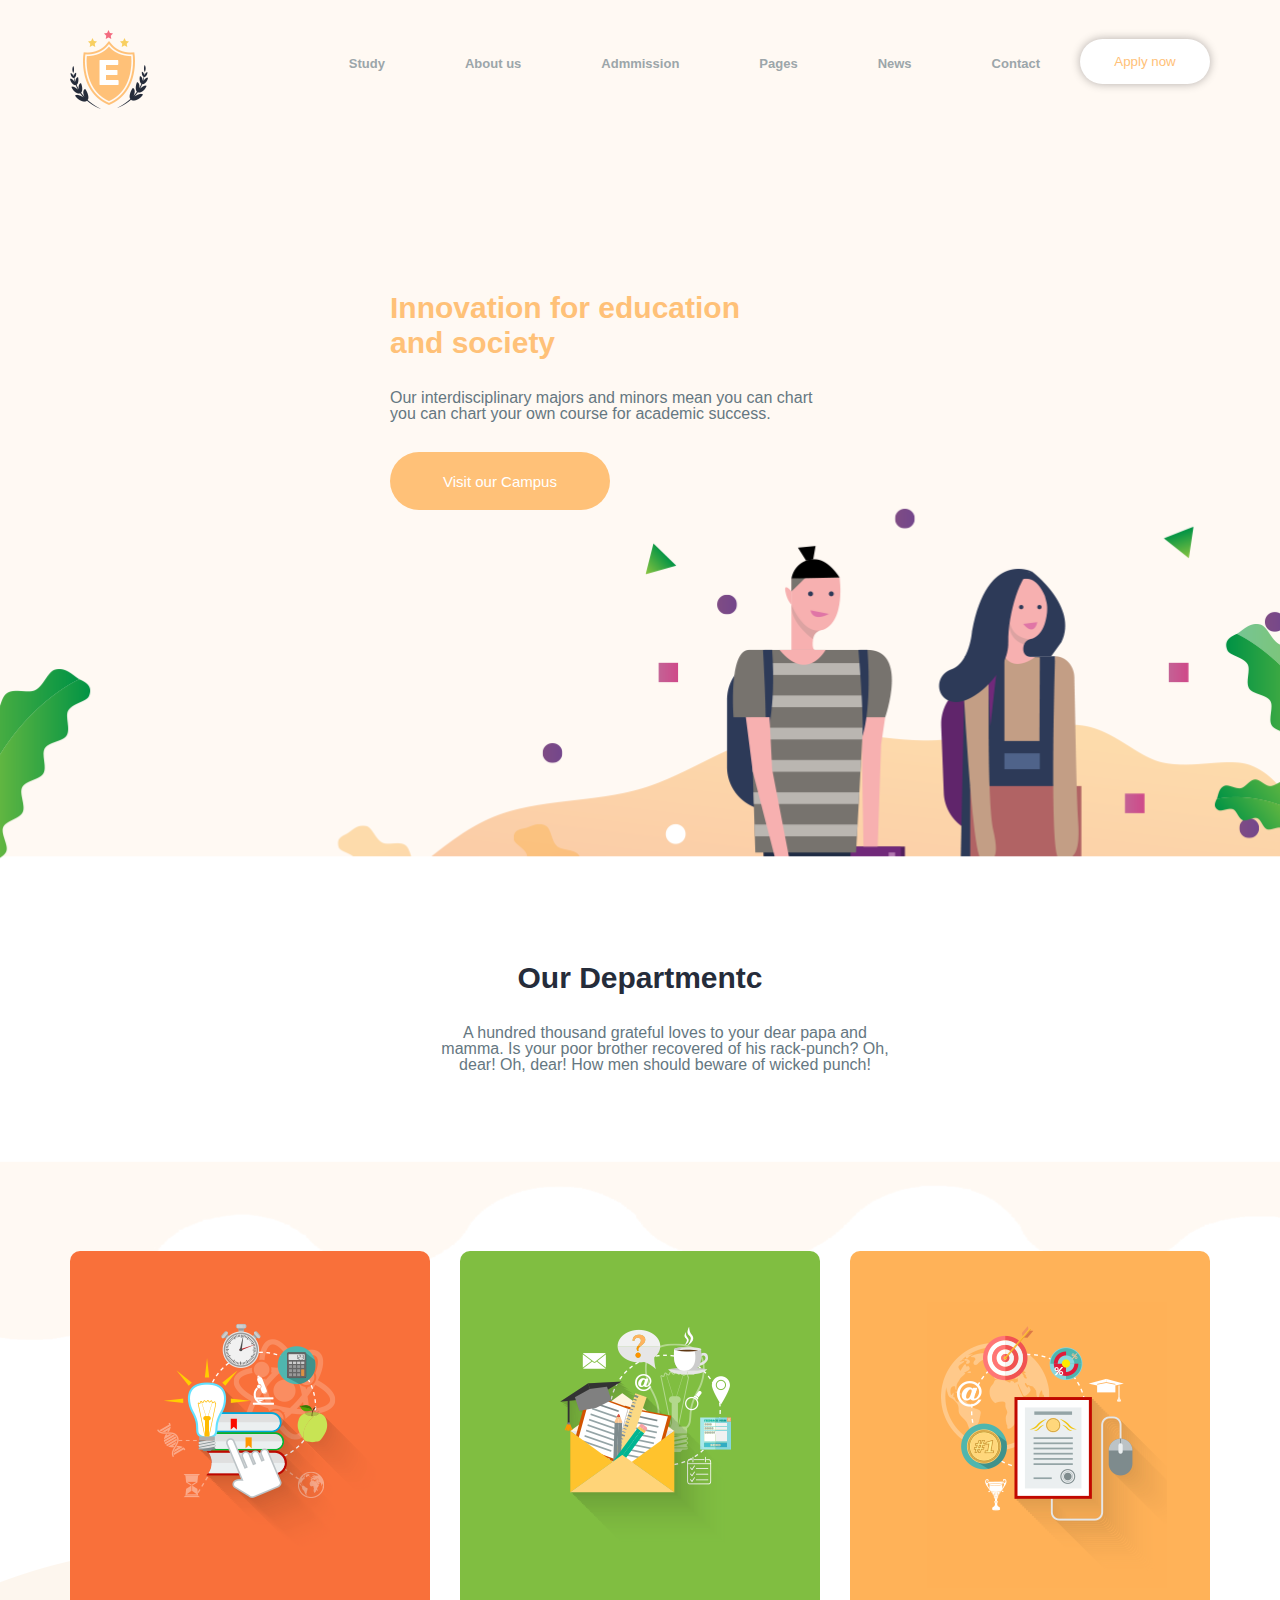
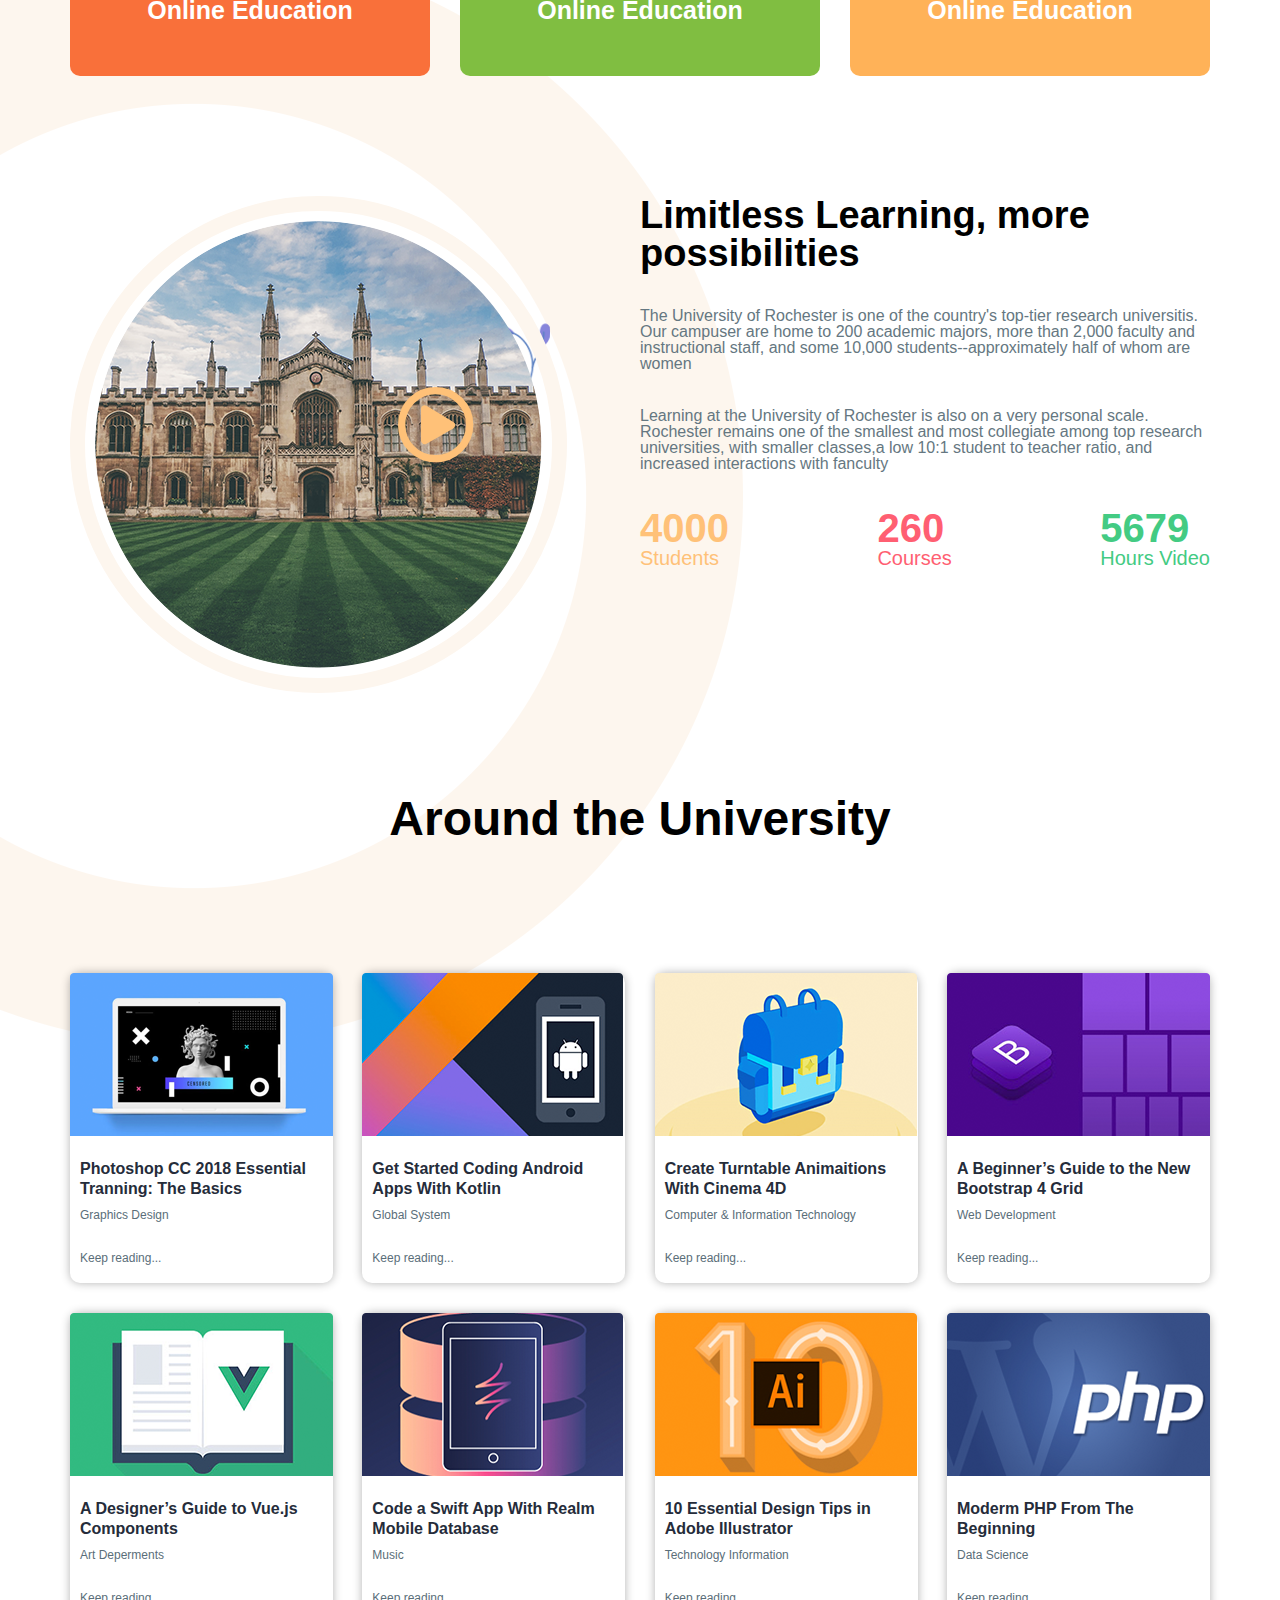
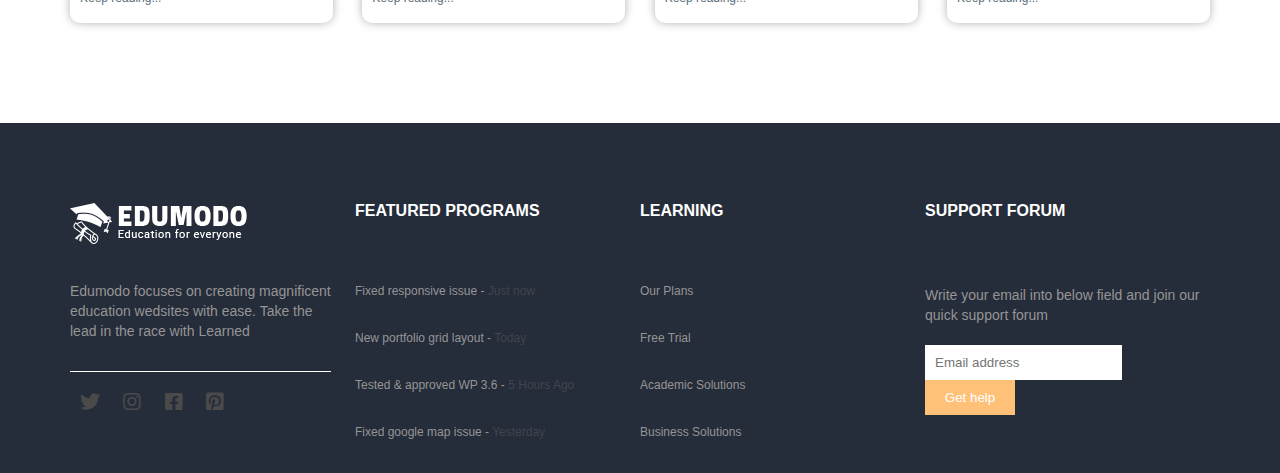
<file: index.html>
<!DOCTYPE html>
<html>
<head>
	<meta charset="utf-8">
	<meta http-equiv="X-UA-Compatible" content="IE=edge">
	<title>Edumodo</title>
	<link rel="stylesheet" href="CSS/reset.css">
	<link rel="stylesheet" href="CSS/style.css">
	<link rel="stylesheet" href="font/fontawesome-free-5.15.4-web/css/all.min.css">
</head>
<body>
	<!-- header -->
    <div class="header__main container">
        <div class="header__main-logo">
            <img src="./img/Logo.png" alt="">
        </div>
        <div class="header__main-menu">
            <ul class="header__menu">
                <li class="header__menu-item">
                    <a href="" class="header__menu-link ">Study</a>
                </li>
                <li class="header__menu-item">
                    <a href="" class="header__menu-link">About us</a>
                </li>
                <li class="header__menu-item">
                    <a href="" class="header__menu-link">Admmission</a>
                </li>
                <li class="header__menu-item">
                    <a href="" class="header__menu-link">Pages</a>
                </li>
                <li class="header__menu-item">
                    <a href="" class="header__menu-link ">News</a>
                </li>
                <li class="header__menu-item">
                    <a href="" class="header__menu-link">Contact</a>
                </li>
                <div class="header__btn">
                    <button >Apply now</button>
                </div>
            </ul>
        </div>
    </div>
    <!-- end header -->

    <!-- banner -->
    <section class="banner ">
        <div class="block__content container block__content--color1">
            <h1 class="block__content-title">Innovation for education  and society</h1>
            <p class="block_content-desc">Our interdisciplinary majors and minors mean you can  chart you can chart your own course for academic success.</p>
            <div class="block__btn">
                <button>Visit our Campus </button>
            </div>
        </div>
        <div class="block__content2 container block__content2--color2">
            <h1 class="block__content-title">Our Departmentc</h1>
        <p class="block_content-desc ">A hundred thousand grateful loves to your dear papa and mamma. Is your poor brother recovered of his rack-punch? Oh, dear! Oh, dear! How men should beware of wicked punch!</p>
        </div>
    </section>
    <!-- end banner -->

    <!-- slider -->
    <section class="slider">
    	<div class="education education--color container">
        	<div class="education__online education__1 ">
                <div class="education1__logo ">
                    <img src="./img/Vector Smart Object.png" alt="">
                </div>
                <div class="education1__title">
                    <h2>Online Education</h2>
                </div>
            </div>

            <div class="education__ofline education__1">
                <div class="education1__logo ">
                    <img src="./img/Vector Smart Object 2.png" alt="">
                </div>
                <div class="education1__title">
                    <h2>Online Education</h2>
                </div>
            </div>

            <div class="education__self education__1">
                <div class="education1__logo ">
                    <img src="./img/Vector Smart Object553.png" alt="">
                </div>
                <div class="education1__title">
                    <h2>Online Education</h2>
                </div>
        	</div>
    	</div>
    </section>
    <!-- end slider -->
    <section id="content">
    	<img src="img/bg shape.png" alt="">
    	<div class="content container">
            <div class="content__backgr">
                <div class="content__backgr__1">
                	<img class="content__backgr__1__img" src="img/vadim-sherbakov-194-unsplash.png" alt="">
                </div>
                <div class="content__icon">
                   <i class="far fa-play-circle"></i>
                </div>
            </div>
            <div class="content__intro">
                <h2 class="content__intro__title">Limitless Learning, more possibilities</h2>
                <p class="content__intro__decs">The University of Rochester is one of the country's top-tier research universitis. Our campuser are home to 200 academic majors, more than 2,000 faculty and instructional staff, and some 10,000 students--approximately half of whom are women</p>
                <p class="content__intro__decs">Learning at the University of Rochester is also on a very personal scale. Rochester remains one of the smallest and most collegiate among top research universities, with smaller classes,a low 10:1 student to teacher ratio, and increased interactions with fanculty</p>
                <div class="content__intro__more content__intro__more--color">
                    <div class="block__student students">
                        <h2>4000</h2>
                        <p>Students</p>
                    </div>
                    <div class="block__student courses">
                        <h2>260</h2>
                        <p>Courses</p>
                    </div>
                    <div class="block__student video">
                        <h2>5679</h2>
                        <p>Hours Video</p>
                    </div>
                </div>
            </div>
        </div>
    </section>


    <section class="around">Around the University</section>

    <!-- content -->
    <section class="product">
        <div class="product__list container">
            <div class="product__list__item">
                <div class="product__list__item__img">
                    <img src="./img/Layer 1.png" alt="">
                </div>
                <div class="product__list__item__decs">
                    <h2>Photoshop CC 2018 Essential Tranning: The Basics</h2>
                    <p>Graphics Design</p>
                </div>
                <div class="reading">
                    <p>Keep reading...</p>
                </div>
            </div>

            <div class="product__list__item">
                <div class="product__list__item__img">
                    <img src="./img/Layer 2.png" alt="">
                </div>
                <div class="product__list__item__decs">
                    <h2>Get Started Coding Android Apps With Kotlin</h2>
                    <p>Global System</p>
                </div>
                <div class="reading">
                    <p>Keep reading...</p>
                </div>
            </div>

            <div class="product__list__item">
                <div class="product__list__item__img">
                    <img src="./img/Layer 3.png" alt="">
                </div>
                <div class="product__list__item__decs">
                    <h2>Create Turntable Animaitions With Cinema 4D</h2>
                    <p>Computer & Information Technology</p>
                </div>
                <div class="reading">
                    <p>Keep reading...</p>
                </div>
            </div>

            <div class="product__list__item">
                <div class="product__list__item__img">
                    <img src="./img/Layer 4.png" alt="">
                </div>
                <div class="product__list__item__decs">
                    <h2>A Beginner’s Guide to the  New Bootstrap 4 Grid</h2>
                    <p>Web Development</p>
                </div>
                <div class="reading">
                    <p>Keep reading...</p>
                </div>
            </div>

            <div class="product__list__item">
                <div class="product__list__item__img">
                    <img src="./img/Layer 5.png" alt="">
                </div>
                <div class="product__list__item__decs">
                    <h2>A Designer’s Guide to Vue.js  Components</h2>
                    <p>Art Deperments</p>
                </div>
                <div class="reading">
                    <p>Keep reading...</p>
                </div>
            </div>

            <div class="product__list__item">
                <div class="product__list__item__img">
                    <img src="./img/Layer 6.png" alt="">
                </div>
                <div class="product__list__item__decs">
                    <h2>Code a Swift App With Realm  Mobile Database</h2>
                    <p>Music</p>
                </div>
                <div class="reading">
                    <p>Keep reading...</p>
                </div>
            </div>

            <div class="product__list__item">
                <div class="product__list__item__img">
                    <img src="./img/Layer 7.png" alt="">
                </div>
                <div class="product__list__item__decs">
                    <h2>10 Essential Design Tips in  Adobe Illustrator</h2>
                    <p>Technology Information</p>
                </div>
                <div class="reading">
                    <p>Keep reading...</p>
                </div>
            </div>

            <div class="product__list__item">
                <div class="product__list__item__img">
                    <img src="./img/Layer 8.png" alt="">
                </div>
                <div class="product__list__item__decs">
                    <h2>Moderm PHP From The Beginning</h2>
                    <p>Data Science</p>
                </div>
                <div class="reading">
                    <p>Keep reading...</p>
                </div>
            </div>

        </div>
    </section>

        <!-- footer -->
    <footer class="footer">
        <div class="footer__list  container">
            <div class="footer__item mt-50">
                <div class="footer__item-logo">
                    <img src="./img/Logo 2.png" alt="">
                </div>
                <div class="footer__info">
                    <div class="footer__info-desc border-bot">
                        <div class="block-heading">Edumodo focuses on creating magnificent education wedsites with ease. Take the lead in the race with Learned</div>
                    </div>
                    <div class="footer__social">
                        <a href="#"><i class="fab fa-twitter"></i></a>
                        <a href="#"><i class="fab fa-instagram"></i></a>
                        <a href="#"><i class="fab fa-facebook-square"></i></a>
                        <a href="#"><i class="fab fa-pinterest-square"></i></a>
                    </div>
                </div>
            </div>
            <div class="footer__item mt-50">
                <h3 class="footer__item__title">Featured Programs</h3>
                <ul class="footer__member">
                    <li class="footer__member-item"><a href="#">Fixed responsive issue - <span>Just now</span></a></li>
                    <li class="footer__member-item"><a href="#">New portfolio grid layout - <span>Today</span></a></li>
                    <li class="footer__member-item"><a href="#">Tested & approved WP 3.6 - <span>5 Hours Ago</span></a></li>
                    <li class="footer__member-item"><a href="#">Fixed google map issue - <span>Yesterday</span></a></li>
                </ul>
            </div>
            <div class="footer__item mt-50">
                <h3 class="footer__item__title">Learning</h3>
                <ul class="footer__member">
                    <li class="footer__member-item"><a href="#">Our Plans</a></li>
                    <li class="footer__member-item"><a href="#">Free Trial</a></li>
                    <li class="footer__member-item"><a href="#">Academic Solutions</a></li>
                    <li class="footer__member-item"><a href="#">Business Solutions</a></li>
                </ul>
            </div>
            <div class="footer__item mt-50">
                <div class="footer__info">
                    <h3 class="footer__item__title">Support Forum</h3>
                    <div class="footer__info-desc mt-30">
                        <div class="block-heading">Write your email into below field and join our quick support forum</div>
                    </div>
                    <div class="footer__form">
                        <input class="footer__form__email pd-10" type="text" placeholder="Email address">
                        <input class="footer__form__btn pd-10" type="submit" value="Get help">
                    </div>
            </div>
        </div>
    </footer>
</body>
</html>
</file>
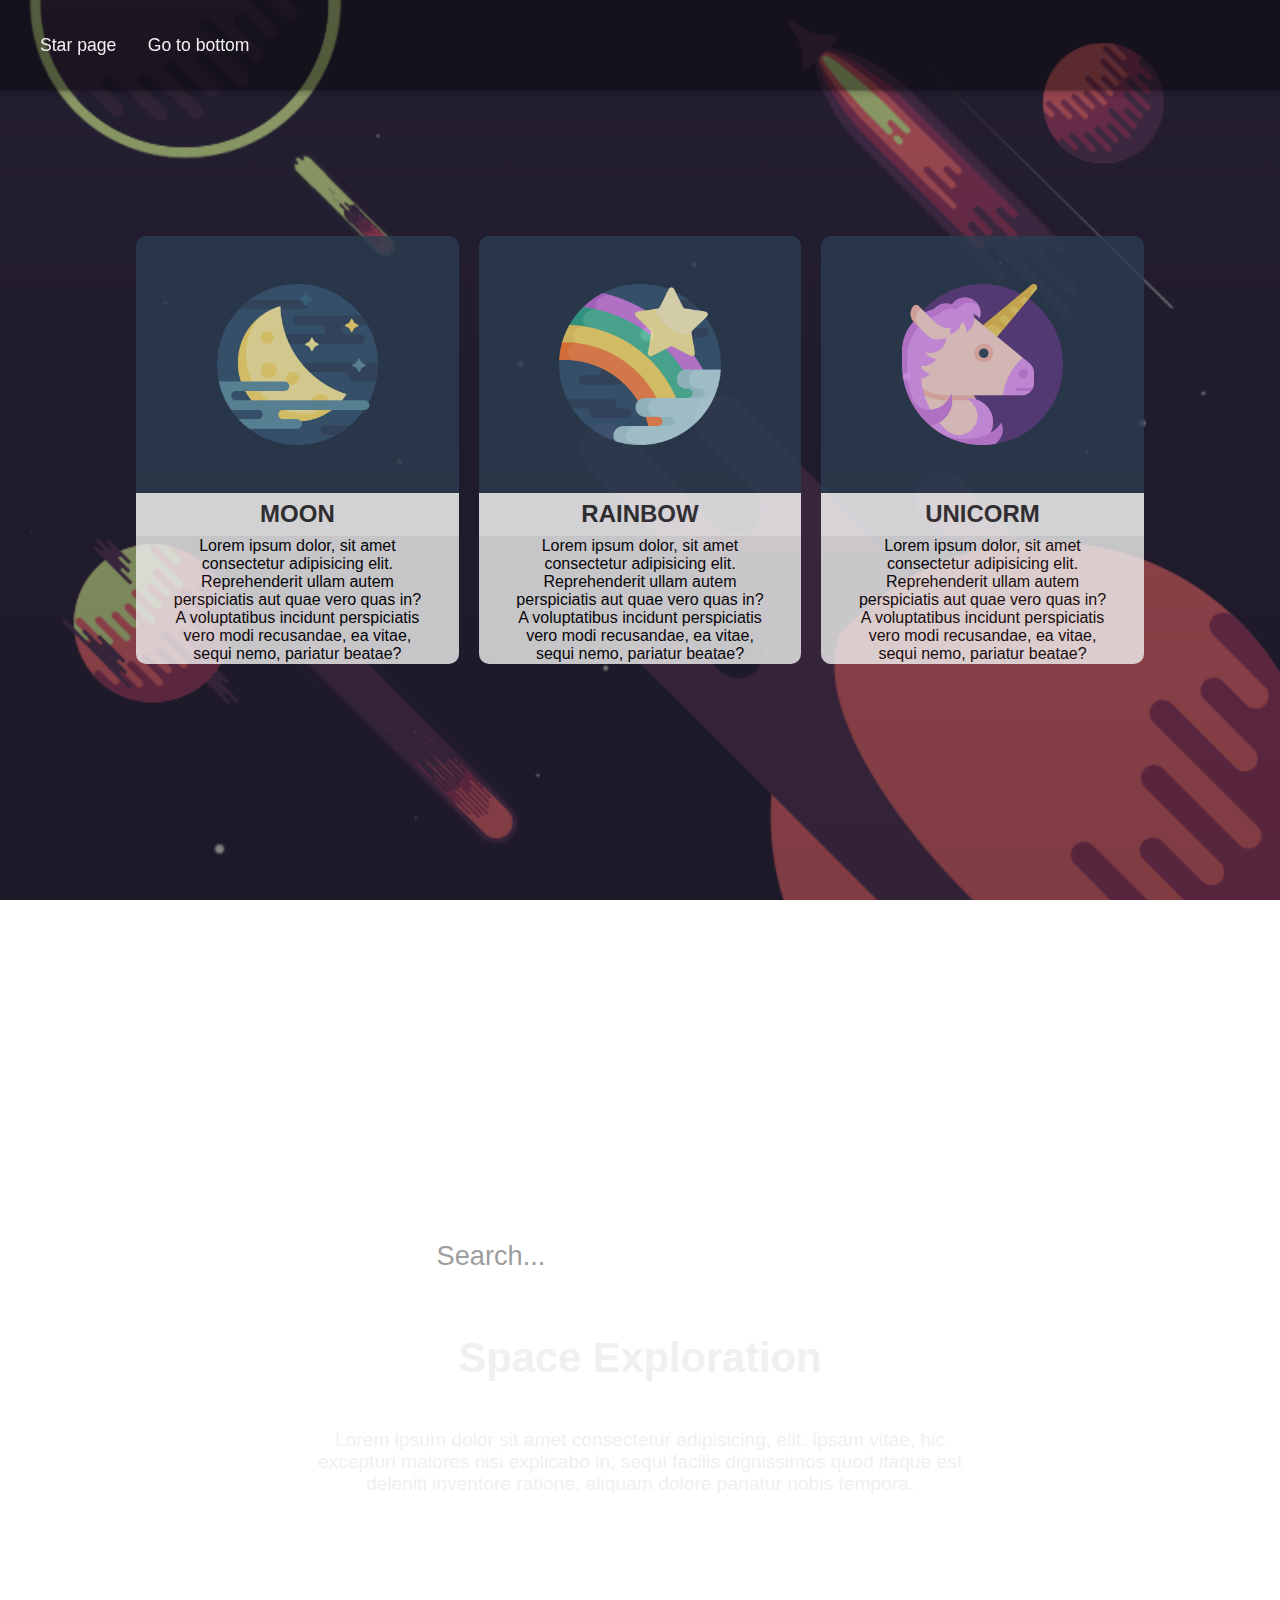
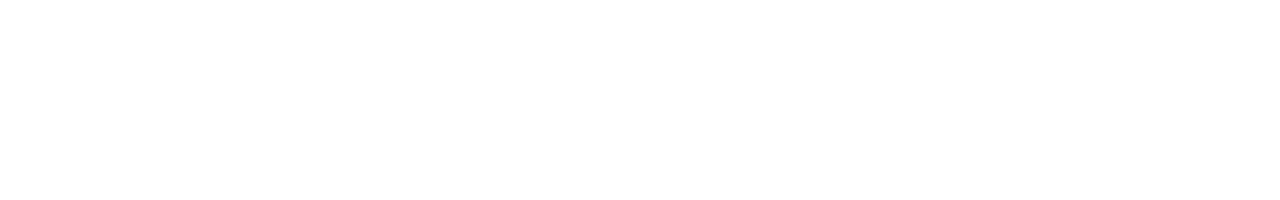
<file: 7-8-2021/index.html>
<!DOCTYPE html>
<html>
<head>
	<meta charset="utf-8">
	<meta http-equiv="X-UA-Compatible" content="IE=edge">
	<title> </title>
	<link rel="stylesheet" href="css/style.css">
</head>
<body>

<!-- <div class="start"></div> -->

	<nav>
		<ul>
			<li> <a href="#">Star page</a></li>
			<li> <a href="#">Go to bottom</a></li>
		</ul>
	</nav>

	<header>
		<div class="bg">
			<div class="content">
				<div class="kolom">
					<div class="atas">
						<img src="css/img/moon.png" alt="">
					</div>
					<div class="tengah">
						<h2>MOON</h2>
					</div>
					<div class="bawah">
						<p>Lorem ipsum dolor, sit amet consectetur adipisicing elit. Reprehenderit ullam autem perspiciatis aut quae vero quas in? A voluptatibus incidunt perspiciatis vero modi recusandae, ea vitae, sequi nemo, pariatur beatae?</p>
					</div>
				</div>

				<div class="kolom">
					<div class="atas">
						<img src="css/img/rainbow.png" alt="">
					</div>
					<div class="tengah">
						<h2>RAINBOW</h2>
					</div>
					<div class="bawah">
						<p>Lorem ipsum dolor, sit amet consectetur adipisicing elit. Reprehenderit ullam autem perspiciatis aut quae vero quas in? A voluptatibus incidunt perspiciatis vero modi recusandae, ea vitae, sequi nemo, pariatur beatae?</p>
					</div>
				</div>

				<div class="kolom">
					<div class="atas">
						<img src="css/img/unicorn.png" alt="">
					</div>
					<div class="tengah">
						<h2>UNICORM</h2>
					</div>
					<div class="bawah">
						<p>Lorem ipsum dolor, sit amet consectetur adipisicing elit. Reprehenderit ullam autem perspiciatis aut quae vero quas in? A voluptatibus incidunt perspiciatis vero modi recusandae, ea vitae, sequi nemo, pariatur beatae?</p>
					</div>
				</div>

			</div>
		</div>
	</header>

<!-- <div class="over"></div> -->

	<footer>
		<div class="bgf">
			<div class="contentf">
				<div class="atas">
					<form action="index.html">
					<input type="search" placeholder="Search..." name="">
					</form>
				</div>
				<div class="bawah">
					<div class="title">
						<h1>Space Exploration</h1>
					</div>
					<div class="para">
						Lorem ipsum dolor sit amet consectetur adipisicing, elit. Ipsam vitae, hic excepturi maiores nisi explicabo in, sequi facilis dignissimos quod itaque est deleniti inventore ratione, aliquam dolore pariatur nobis tempora.
					</div>
				</div>
				
			</div>	
		</div>
	</footer>
</body>
</html>
</file>
<file: CSS/style.css>
html{
    font-size: 62.5%;
    box-sizing: border-box;
}
body{
    font-family:"Montserrat", sans-serif ;
    line-height: 1;
    font-size: 1.2rem;
    max-width: 1920px;
    margin: 0 auto;
}

.container{
    max-width: 1140px;
    margin: 0 auto;
}

.header__main{
    display: flex;
    justify-content: space-between;
    padding-top:30px;
    align-items: center;
}

.header__menu {
    display: flex;
    flex-direction: row;
    justify-content: space-between;
}

.header__menu-item{
    padding: 0 40px;
}

.header__menu-item a{
    text-decoration: none;
    color: #9ca6aa;
    font-size: 13px;
    font-weight: bold;
}

 .header__menu-link:hover{
    color: #ffc178;
    text-decoration: underline;
    /* font-weight: bold; */
}

.header__btn{
    margin-top: -18px;
}

.header__btn button{
    width: 130px;
    height: 45px;
    color: #ffc178;
    background: white;
    border-radius: 30px;
    border: none;
    box-shadow: 0 0 10px rgba(0, 0, 0, 0.3);
    cursor: pointer;
}

.banner{
    background:url(../img/Background.png) no-repeat center/cover;
    height: 1350px;
    margin-top: -121px;
}
.block__content{
    padding: 300px 0px;
    width: 400px;
    margin-left: 390px;
}
.block__content-title{
    font-size: 30px;
    line-height: 35px;
    font-weight: 600;
}
.block__content--color1 .block__content-title{
    color: #ffc178;
}
.block__content2--color2 .block__content-title{
    color: #252c3a;
}
.block_content-desc{
    font-size: 16px;
    margin: 30px 0px;
    line-height: 16px;
    color: #657781;
    width: 450px;
}
.block__btn button{
    width: 220px;
    height: 58px;
    background: #ffc178;
    color: white;
    border-radius: 30px;
    border: none;
    font-size:15px;
}
.block__content2{
    text-align: center;
    padding: 150px 0px;
    width: 400px;
}

.education{
    display: flex;
    justify-content: space-between;
    margin-top: -176px;
}
.education .education__1{
    display: flex;
    flex-direction: column;
    align-items: center;
    width: 360px;
    height: 425px;
    border-radius: 10px;

}
.education--color .education__online{
    background: #f9703a;
}
.education--color .education__ofline{
    background: #80be41;
}
.education--color .education__self{
    background: #ffb258;
}
.education1__logo{
    height: 80%;
    margin-top: 37px;

}
.education1__title{
    height: 20%;
    font-size: 25px;
    font-weight: bold;
    color: white;
}

/*content*/
.education{
    display: flex;
    justify-content: space-between;
    margin-top: -89px;
}
.education .education__1{
    display: flex;
    flex-direction: column;
    align-items: center;
    width: 360px;
    height: 425px;
    border-radius: 10px;

}
.education--color .education__online{
    background: #f9703a;
}
.education--color .education__ofline{
    background: #80be41;
}
.education--color .education__self{
    background: #ffb258;
}
.education1__logo{
    height: 80%;
    margin-top: 37px;

}
.education1__title{
    height: 20%;
    font-size: 25px;
    font-weight: bold;
    color: white;
}

/*content*/

#content{
	position: relative;
}

#content > img{
    position: absolute;
    z-index: -1;
    top: -50%;
    left: -25px;
}

.content{
    display: flex;
    margin-top: 120px;

}
.content__backgr{
    width: 50%;
}

.content__intro{
    width: 50%;
}

.content__backgr__1__img{
    border: 15px solid #fdf6ee;
    border-radius: 100%;
    padding: 10px;
}

.content__backgr__1/*:first-child*/::before{
	content: '';
    position: absolute;
    background: url(../img/la.png) no-repeat center/cover;
    width: 320px;
    height: 325px;
    transform: translate(-50%, 20%);
    z-index: -1;
    left: 390px;
}



.content__icon{
    position: absolute;
    font-size: 78px;
    color: #ffc178;
    top: 38%;
    left: 31%;
    cursor: pointer;
}


.content__intro__more{
    display: flex;
    justify-content: space-between;
}

.content__intro__title{
    font-size: 38px;
    font-weight: 600;
}

.content__intro__decs{
    font-size: 16px;
    line-height: 16px;
    color: #657781;
    margin: 36px 0px;
}

.block__student h2{
    font-size: 40px;
    font-weight: bold;
}
.block__student p{
    font-size: 20px
}
.content__intro__more--color .students{
    color:#ffc178 ;
}
.content__intro__more--color .courses{
    color: #ff5f72;
}
.content__intro__more--color .video{
    color: #43cb83;
}
/*endcontent*/

.around{
    padding:100px ;
    text-align: center;
    font-size: 48px;
    font-weight: bold;
}

/*product*/
.product__list{
    display: flex;
    flex-wrap: wrap;
    justify-content: space-between;
}
.product__list__item{
    width: 263px;
    height: 310px;
    box-shadow: 0 0 10px rgba(0, 0, 0, 0.3);
    margin-top: 30px;
    border-radius: 10px;
}
.product__list__item__img{
    height: 60%;
}
.product__list__item__decs{
    height: 30%;
    margin-left: 10px;
}
.reading{
    margin-left: 10px;
    color: #5a6e79;
}

.product__list__item__decs p{
    color: #5a6e79;
    margin-top: 10px;
}

.product__list__item__decs h2{
    font-size: 16px;
    font-weight: bold;
    color: #252c3a;
    line-height: 20px;
}

.product__list__item__decs:hover h2{
    color: #ffc178;
    text-decoration: underline;
    cursor: pointer;
}
/*end product*/

/** footer */
.footer{
    background: #252c3a;
    margin-top: 100px;
}

.footer__list{
   display: flex;
   justify-content: space-between;
   margin-top: 50px;
}

.footer__item{
    flex: 1;
}

.mt-50{
    margin-top: 80px;
}

.footer__info-desc{
    color: #969595;
    font-size: 14px;
    line-height: 20px;
    margin-top: 35px;
}

.footer__info .border-bot{
    border-bottom: 1px solid white;
    padding-bottom: 30px;
    width: 261px;
}



.footer__social{
    margin-top: 20px;
}

.footer__social a{
    color: #4a4a4a;
    font-size: 20px;
    padding: 10px;
}

.fa-instagram:hover{
    color: 	#C13584;
}

.fa-twitter:hover{
    color: #1DA1F2;
}

.fa-facebook-square:hover {
    color: #0089fd;
}

.fa-pinterest-square:hover{
    color: tomato;
}


.footer__item__title{
    font-size: 16px;
    text-transform: uppercase;
    color:white;
    font-weight: bold;
}


.footer__member-item a{
    text-decoration: none;
    color: #969595;
    margin: 35px 0px;
}

.footer__member-item{
    margin: 35px 0px;
}

.footer__member{
    margin-top: 66px;
}

span{
    color: #41454e;
}
.mt-30{
    margin-top: 66px;
}
.pd-10{
    display: inline-block;
    padding: 10px;
    border: none;
}

.footer__form{
    margin-top: 20px;
}

.footer__form__btn{
    color:white;
    background: #ffc178 ;
    width: 90px;
    cursor: pointer;
}
</file>
<file: 7-8-2021/css/style.css>
html{
	font-family: 'Helvetica Neue', Helvetica, Arial, sans-serif;	
	/*scroll-behavior: smooth;*/
}

body{
	background: 	#fff;
	margin: 0;
}

nav{
	background: linear-gradient(rgba(0,0,0,0.4),rgba(0,0,0,0.4));
	height: 10vh;
	width: 100%;
	position: fixed;
	z-index: 100;
	display: flex;	
	align-items: center;
	box-shadow: 0 5px 5px rgba(0,0,0,0.12), 0 1px 2px rgba(0,0,0,0.24);
}

nav ul li{
	list-style: none;
	display: inline-block;	
	margin-right: 3vh;
}

nav ul li a{
	text-decoration: none;
	color: 	#f0f0f0;
	font-size: 1.1em;
}

/* CONTENT */
header{
	width: 100%;
	height: 100vh;
}

.bg{
	width: 100%;
	height: 100vh;
	background: linear-gradient(rgba(0,0,0,0.4),rgba(0,0,0,0.5)), 
				url(img/ng-colab-space_day.gif);
	background-repeat: no-repeat;
	background-attachment: fixed;
	background-size:cover;
	display: flex;
	justify-content: center;
	align-items: center;
}
.content{
	width: 90%;
	height: 50%;
	/*background: #fff;*/
	position: fixed;
	display: flex;
	justify-content: center;
	align-items: center;
}

.kolom{
	margin:10px;
	width:28%;
	height: 95%;
	/*background: #333;*/
	display: flex;
	justify-content: center;
	align-items: center;
	flex-wrap: wrap;
	border-radius: 10px;
	overflow: hidden;
	opacity: 0.8;
	transition: 0.3s
}

.kolom:hover{
	width: 30%;
	height: 100%;

}

.kolom:hover img{
	transform: rotate(40deg);
}

.kolom .atas{
	width: 100%;
	height: 60%;
	background: #2c3e50;
	display: flex;
	justify-content: center;
	align-items: center;
}

.kolom .atas img{
	width: 50%;
	transition: 3s
}

.kolom .tengah{
	width: 100%;
	height: 10%;
	background: #fff;
	display: flex;
	justify-content: center;
	align-items: center;
	color: #333;
}

.kolom .bawah{
	width: 100%;
	height: 30%;
	background: #f0f0f0;
	display: flex;
	justify-content: center;
	align-items: center;

}

.kolom .bawah p{
	width: 80%;
	height: auto;
	text-align: center;
}

/*Footer*/

footer{
	background: #fff;
	height: 100vh;
	width: 100%;
	position: relative;
}

.bgf{
	width: 100%;
	height: 100vh;
	background: linear-gradient(rgba(0,0,0,0.7),rgba(0,0,0,0.8)), 
				url(img/maxresdefault.jpg);
	background-repeat: no-repeat;
	background-attachment: fixed;
	background-size:cover;
	display: flex;
	justify-content: center;
	align-items: center;
}

.contentf{
	/*background: #fff;*/
	width: 90%;
	height: 70%;
	display: flex;
	justify-content: center;
	align-items: center;
	flex-wrap: wrap;
}

.contentf .atas{
	/*background: salmon;*/
	height: 40%;
	width: 100%;
}

.contentf .bawah{
	/*background: tomato;*/
	height: 60%;
	width: 100%;
	overflow: hidden;
	display: flex;
	justify-content: center;
	align-items: center;
	flex-wrap: wrap;

}

form{
	width: 100%;
	height: 100%;
	display: flex;
	justify-content: center;
	align-items: flex-end;

}
input[type="search"]{
	border-radius: 50px;
	padding: 2vh 3vh;
	outline: none;
	border: none;
	width: 40%;
	height: 25%;
	font-size: 1.7em;
	opacity: 0.7;


}

.title{
	overflow: height;
	height: 30%;
	width: 80%;
	color: #f0f0f0;
	/*background:#fff;*/
	display: flex;
	justify-content: center;
	align-items: flex-end;
	font-size: 1.3em

}

.para{
	overflow: height;
	height: 60%;
	width: 60%;
	color: #f0f0f0;
	display: flex;
	justify-content: center;
	align-items: flex-start;
	font-size: 1.2em;
	text-align: center;

}
</file>
